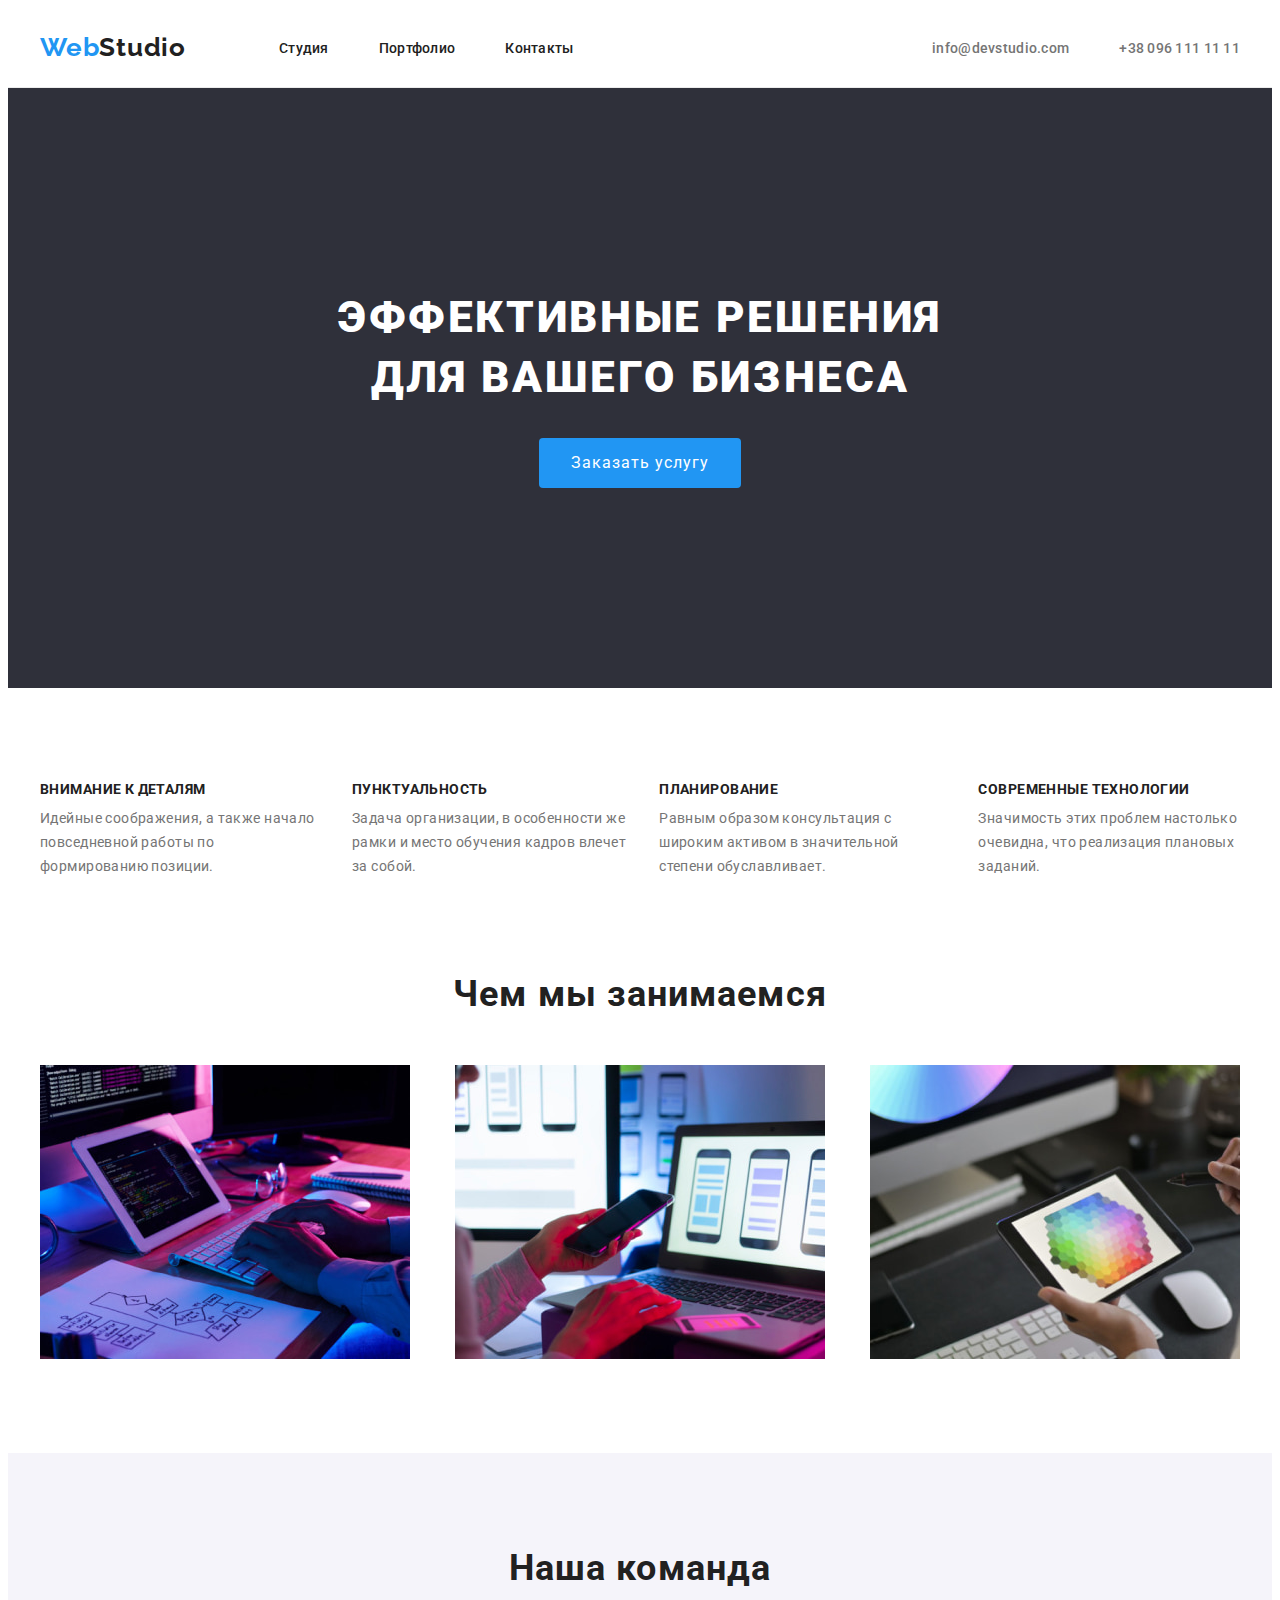
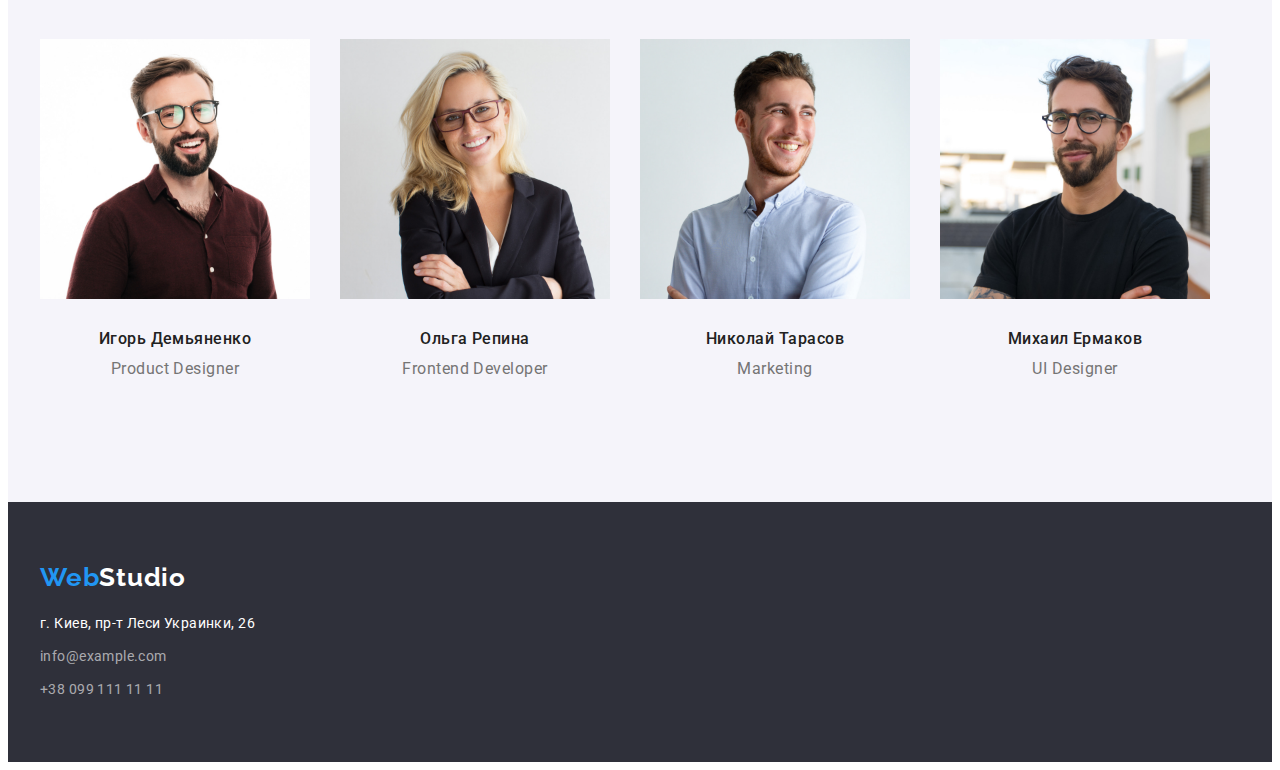
<file: index.html>
<!DOCTYPE html>
<html lang="ru">
<head>
    <meta charset="UTF-8">
    <meta http-equiv="X-UA-Compatible" content="IE=edge">
    <meta name="viewport" content="width=device-width, initial-scale=1.0">
    <title>Студия</title>
    <!-- основные шрифты -->
<link rel="preconnect" href="https://fonts.googleapis.com">
<link rel="preconnect" href="https://fonts.gstatic.com" crossorigin>
<link href="https://fonts.googleapis.com/css2?family=Raleway:wght@700&family=Roboto:wght@400;500;700;900&display=swap"
    rel="stylesheet">
    <!-- стили -->
    <link rel="stylesheet" href="https://cdnjs.cloudflare.com/ajax/libs/modern-normalize/1.1.0/modern-normalize.min.css"
        integrity="sha512-wpPYUAdjBVSE4KJnH1VR1HeZfpl1ub8YT/NKx4PuQ5NmX2tKuGu6U/JRp5y+Y8XG2tV+wKQpNHVUX03MfMFn9Q=="
        crossorigin="anonymous" referrerpolicy="no-referrer" />
    <link rel="stylesheet" href="css/style.css">
</head>
<body>
    <!--inside of header-->
    <header class="header">
        <div class="container header-container">
            <a class="link mainpage-link" href="/" lang="en">
                Web<span class="logostyle-header">Studio</span>
            </a>
         <nav class="navigation">    
            <ul class="navigation-list">
                <!--navigation bar-->
                <li class="navigation-item">
                    <a class="link navigation-link" href="index.html">Студия</a>
                </li>
                <li class="navigation-item">
                    <a class="link navigation-link" href="portfolio.html">Портфолио</a>
                </li>
                <li class="navigation-item">
                    <a class="link navigation-link" href="">Контакты</a>
                </li>
            </ul>
        </nav>   
        
            <ul class="header-contacts">
                   <!--contacts bar-->
                <li class="contacts-item">
                    <a class="link contacts-link" href="mailto:info@devstudio.com">info@devstudio.com</a>
                </li>
                <li class="contacts-item">
                    <a class="link contacts-link" href="tel:+380961111111">+38 096 111 11 11</a>
                </li>
            
            </ul>
            
         </div>                
    </header>
    <main>
        <section class="hero">
            <div class="container">
            <h1 class="hero-title">Эффективные решения <br> для вашего бизнеса</h1>
            <button class="btn hero-button" type="button">Заказать услугу</button>
            </div>
        </section> 
        <!-- our features -->
        <section class="section features"> 
            <div class="container">
            <h2 class="visually-hidden">наши особенности</h2>  
            <ul class="features-list">
                <li class="feature-item">
                    
                    <h3 class="feature-title">Внимание к деталям</h3>
                    <p class="feature-text">Идейные соображения, а также начало повседневной работы по формированию позиции.</p>
                    
                </li>
                <li class="feature-item">
                    
                    <h3 class="feature-title">Пунктуальность</h3>
                    <p class="feature-text">Задача организации, в особенности же рамки и место обучения кадров влечет за собой.</p>
                    
                </li>
                <li class="feature-item">
                    
                    <h3 class="feature-title">Планирование</h3>
                    <p class="feature-text">Равным образом консультация с широким активом в значительной степени обуславливает.</p>
                    
                </li>
                <li class="feature-item">
                    
                    <h3 class="feature-title">Современные технологии</h3>
                    <p class="feature-text">Значимость этих проблем настолько очевидна, что реализация плановых заданий.</p>
                    
                </li>
            </ul>
            </div>
        </section>
        <!-- what we do -->
        <section class="section about">
            <div class="container">
            <h2 class="section-title">Чем мы занимаемся</h2>
            <ul class="about-list">
                <li class="about-item">
                    <a class="link about-link" href="">
                        <img src="images/what-we-do/img1optimized.jpg" alt="человек набирает код" width="370" height="294">
                    </a>
                </li>
                <li class="about-item">
                    <a class="link about-link" href="">
                        <img src="images/what-we-do/img2optimized.jpg" alt="человек разрабатывает дизайн" width="370" height="294">
                    </a>
                </li>               
                <li class="about-item">
                    <a class="about-link" href="">
                        <img src="images/what-we-do/img3optimized.jpg" alt="человек работает с палитрой" width="370" height="294">
                    </a>
                </li>                
            </ul>
            </div>
        </section>
        <!-- our team -->
        <section class="section team">
            <div class="container">
            <h2 class="section-title team-title">Наша команда</h2>
            <ul class="team-list">
                <li class="team-item">
                    <img src="images/personnel/img1optimized.jpg" alt="Фото Игоря Демьяненко" width="270" height="260">
                    <div class="team-context">                    
                    <h3 class="team-name">Игорь Демьяненко</h3>
                    <p class="team-text">Product Designer</p>
                    </div>
                </li>
                <li class="team-item">
                    <img src="images/personnel/img2optimized.jpg" alt="Фото Ольги Репиной" width="270" height="260">
                    <div class="team-context">
                    <h3 class="team-name">Ольга Репина</h3>
                    <p class="team-text">Frontend Developer</p>
                    </div>
                </li>
                <li class="team-item">
                    <img src="images/personnel/img3optimized.jpg" alt="Фото Николая Тарасова" width="270" height="260">
                    <div class="team-context">
                    <h3 class="team-name">Николай Тарасов</h3>
                    <p class="team-text">Marketing</p>
                    </div>
                </li>
                <li class="team-item">
                    <img src="images/personnel/img4optimized.jpg" alt="Фото Михаила Ермакова" width="270" height="260">
                    <div class="team-context">
                    <h3 class="team-name">Михаил Ермаков</h3>
                    <p class="team-text">UI Designer</p>
                    </div>
                </li>
            </ul>
            </div>
        </section>        
    </main>
    <footer class="footer">
        <div class="container">
            <a class="link mainpage-link footer-logo" href="/" lang="en">
                Web<span class="logostyle-footer">Studio</span>
            </a>
            <address class="address">
                <ul class="address-list">
                    <li class="address-item">
                        <a class="link address-map" href="https://google.com.ua/maps">г. Киев, пр-т Леси Украинки, 26</a>
                    </li>
                    <li class="address-item">
                        <a class="link address-link" href="mailto:info@example.com">info@example.com</a>
                    </li>
                    <li class="address-item">
                        <a class="link address-link" href="tel:+380991111111">+38 099 111 11 11</a>
                    </li>
                </ul>                
            </address>
        </div>
    </footer>
</body>
</html>
</file>
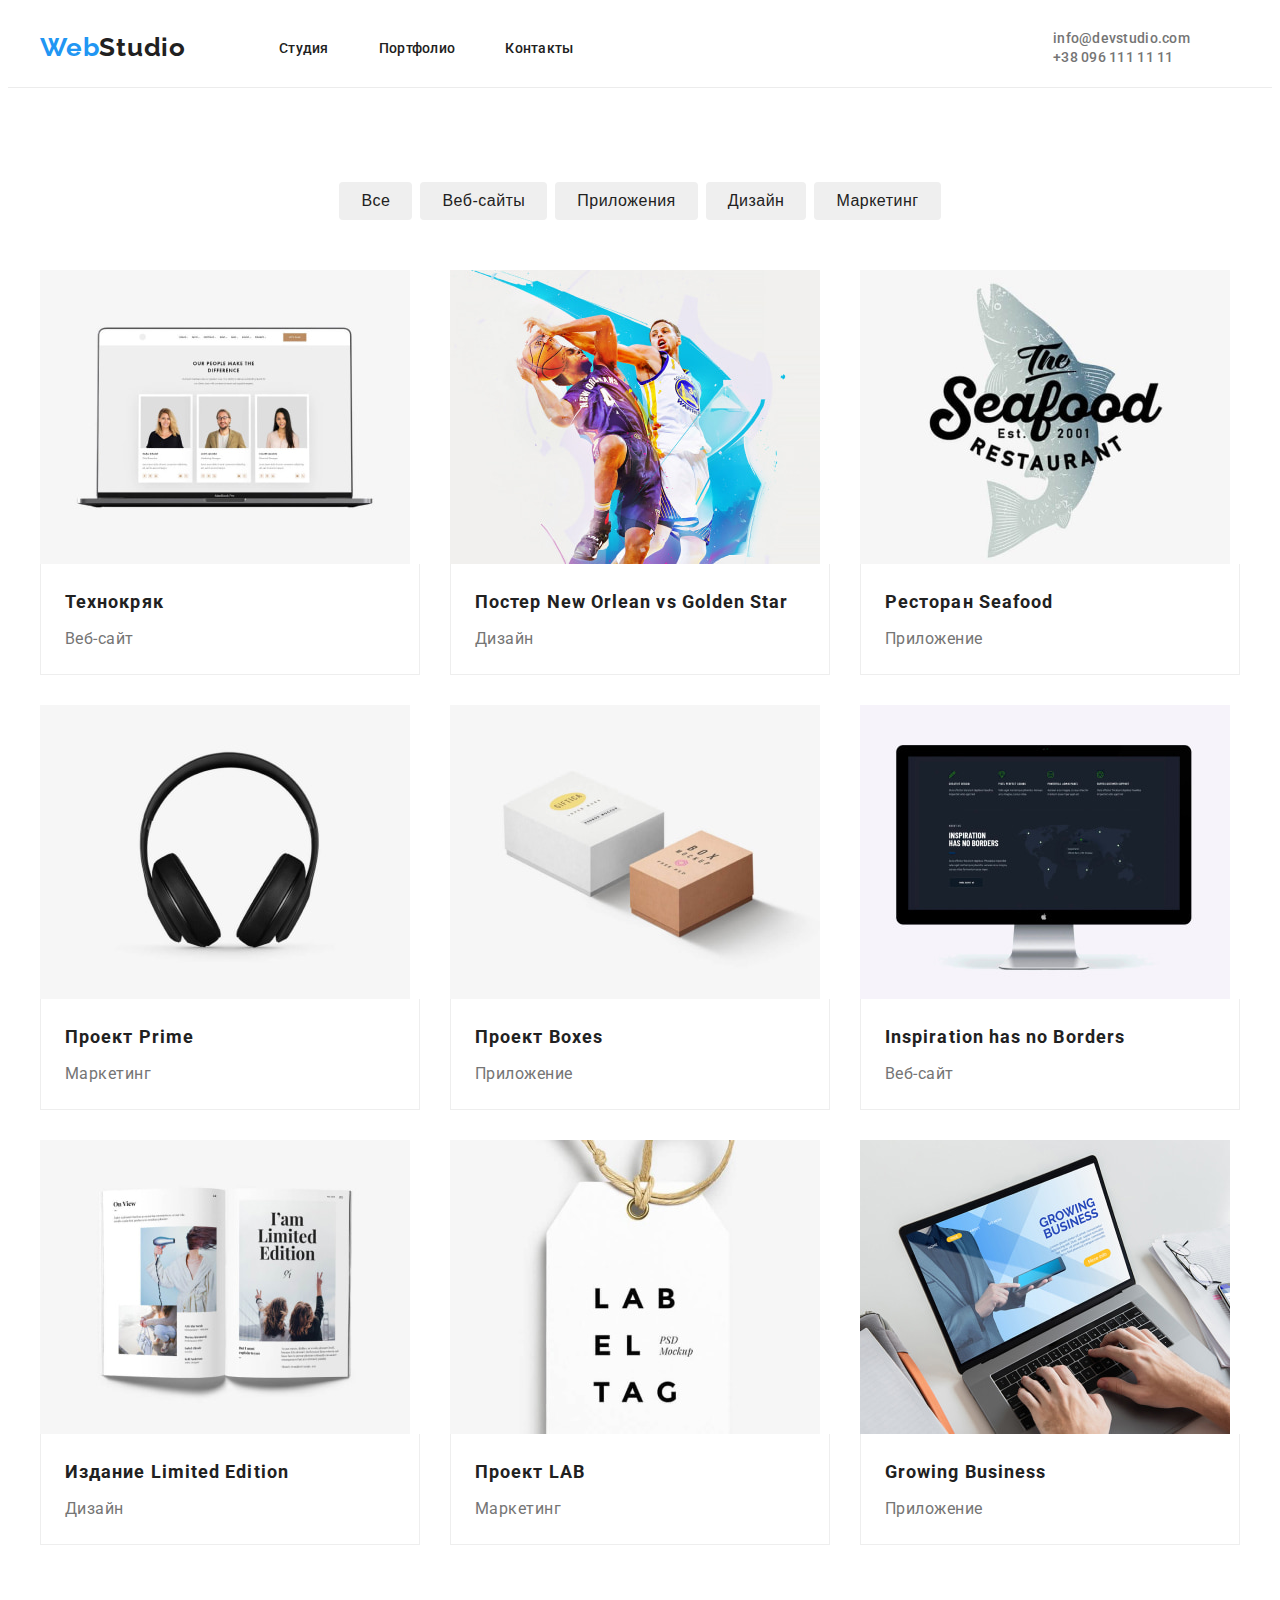
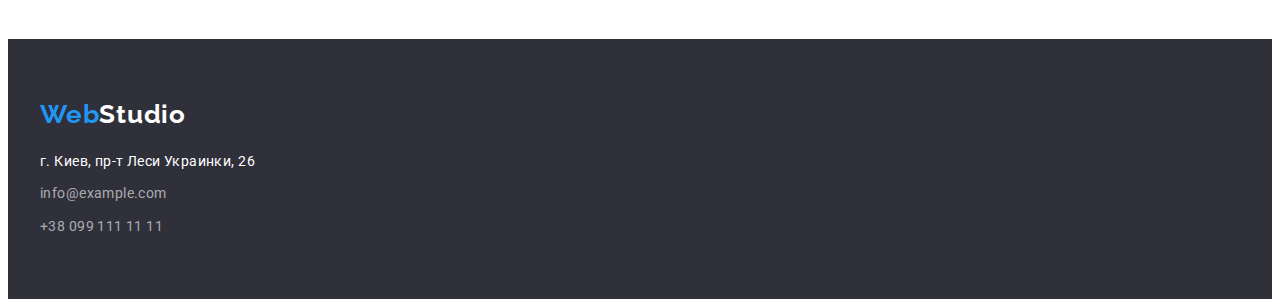
<file: portfolio.html>
<!DOCTYPE html>
    <html lang="ru">
    <head>
        <meta charset="UTF-8">
        <meta http-equiv="X-UA-Compatible" content="IE=edge">
        <meta name="viewport" content="width=device-width, initial-scale=1.0">
        <title>Портфолио</title>
        <!-- основные шрифты -->
        <link rel="preconnect" href="https://fonts.googleapis.com">
        <link rel="preconnect" href="https://fonts.gstatic.com" crossorigin>
        <link href="https://fonts.googleapis.com/css2?family=Raleway:wght@700&family=Roboto:wght@400;500;700;900&display=swap"
            rel="stylesheet">
        <link rel="stylesheet" href="https://cdnjs.cloudflare.com/ajax/libs/modern-normalize/1.1.0/modern-normalize.min.css"
            integrity="sha512-wpPYUAdjBVSE4KJnH1VR1HeZfpl1ub8YT/NKx4PuQ5NmX2tKuGu6U/JRp5y+Y8XG2tV+wKQpNHVUX03MfMFn9Q=="
            crossorigin="anonymous" referrerpolicy="no-referrer" />
            <link rel="stylesheet" href="./css/style.css">
    </head>
    <body>
        <!--inside of header-->
        <header class="header">
            <div class="container header-container">
                <a class="link mainpage-link" href="/" lang="en">
                    Web<span class="logostyle-header">Studio</span>
                </a>
                <nav class="navigation">
                    <ul class="navigation-list">
                        <!--navigation bar-->
                        <li class="navigation-item">
                            <a class="link navigation-link" href="index.html">Студия</a>
                        </li>
                        <li class="navigation-item">
                            <a class="link navigation-link" href="portfolio.html">Портфолио</a>
                        </li>
                        <li class="navigation-item">
                            <a class="link navigation-link" href="">Контакты</a>
                        </li>
                    </ul>
                </nav>
        
                <ul class="header-contacts">
                    <div class="contacts-wrapper">
                        <!--contacts bar-->
                        <li class="contacts-item">
                            <a class="link contacts-link" href="mailto:info@devstudio.com">info@devstudio.com</a>
                        </li>
                        <li class="contacts-item">
                            <a class="link contacts-link" href="tel:+380961111111">+38 096 111 11 11</a>
                        </li>
                    </div>
                </ul>
        
            </div>
        </header>
        <main> 
        <!-- portfolio navigation -->
        <section class="section">
            <div class="container">
            <h1 class="visually-hidden">навигация в портфолио</h1>
            <ul class="portfolio-navigation">
                <li class="list portfolio-list">
                    <button class="btn portfolio-button" type="button" >Все</button>                    
                </li>
                <li class="list portfolio-list">
                    <button class="btn portfolio-button" type="button">Веб-сайты</button>                 
                </li>
                <li class="list portfolio-list">
                    <button class="btn portfolio-button" type="button">Приложения</button>                      
                </li>
                <li class="list portfolio-list">
                    <button class="btn portfolio-button" type="button">Дизайн</button>                    
                </li>
                <li class="list portfolio-list">
                    <button class="btn portfolio-button" type="button">Маркетинг</button>                     
                </li>
            </ul>
                <!-- portfolio -->    
                    
            <ul class="projects-list">
                <li class="projects-item">
                    <a class="projects-link" href="">
                        <img src="./images/portfolio/img1optimized.jpg" alt="фотографии ИТ-специалистов на экране ноутбука" width="370" height="294">
                        <div class="projects-content">
                        <h2 class="project-title">Технокряк</h2>
                        <p class="projects-text">Веб-сайт</p>
                        </div>
                    </a>
                    
                </li>
                <li class="projects-item">
                    <a class="projects-link" href="">
                        <img src="./images/portfolio/img2optimized.jpg" alt="два баскетболиста борются за мяч" width="370" height="294">
                        <div class="projects-content">
                        <h2 class="project-title">Постер <span lang=en>New Orlean vs Golden Star</span></h2>
                        <p class="projects-text">Дизайн</p>
                    </div>
                    </a>
                    
                </li>
                <li class="projects-item">
                    <a class="projects-link" href="">
                        <img src="./images/portfolio/img3optimized.jpg" alt="эмблема ресторана the seafood" width="370" height="294">
                        <div class="projects-content">
                        <h2 class="project-title">Ресторан <span lang=en>Seafood</span></h2>
                        <p class="projects-text">Приложение</p>
                    </div>
                    </a>
                    
                </li>
                <li class="projects-item">
                    <a class="projects-link" href="">
                        <img src="./images/portfolio/img4optimized.jpg" alt="наушники" width="370" height="294">
                        <div class="projects-content">
                        <h2 class="project-title">Проект <span lang=en>Prime</span></h2>
                        <p class="projects-text">Маркетинг</p>
                    </div>
                    </a>
                    
                </li>
                <li class="projects-item">
                    <a class="projects-link" href="">
                        <img src="./images/portfolio/img5optimized.jpg" alt="две коробочки: белая и коричневая" width="370" height="294">
                        <div class="projects-content">
                        <h2 class="project-title">Проект <span lang=en>Boxes</span></h2>
                        <p class="projects-text">Приложение</p>
                    </div>
                    </a>
                    
                </li>
                <li class="projects-item">
                    <a class="projects-link" href="">
                        <img src="./images/portfolio/img6optimized.jpg" alt="монитор компьютера" width="370" height="294">
                        <div class="projects-content">
                        <h2 class="project-title" lang=en>Inspiration has no Borders</h2>
                        <p class="projects-text">Веб-сайт</p>
                    </div>
                    </a>
                    
                </li>
                <li class="projects-item">
                    <a class="projects-link" href="">
                        <img src="./images/portfolio/img7optimized.jpg" alt="раскрытый журнал" width="370" height="294">
                        <div class="projects-content">
                        <h2 class="project-title">Издание <span lang=en>Limited Edition</span></h2>
                        <p class="projects-text">Дизайн</p>
                    </div>
                    </a>
                    
                </li>
                <li class="projects-item">
                    <a class="projects-link" href="">
                        <img src="./images/portfolio/img8optimized.jpg" alt="лейба" width="370" height="294">
                        <div class="projects-content">
                        <h2 class="project-title">Проект <span lang=en>LAB</span></h2>
                        <p class="projects-text">Маркетинг</p>
                    </div>
                    </a>
                    
                </li>
                <li class="projects-item">
                    <a class="projects-link" href="">
                        <img src="./images/portfolio/img9optimized.jpg" alt="руки человека, работающего за ноутбуком" width="370" height="294">
                        <div class="projects-content">
                        <h2 class="project-title" lang=en>Growing Business</h2>
                        <p class="projects-text">Приложение</p>
                    </div>
                    </a>
                    
                </li>
            </ul>
            </div>

        </section>
    </main>
    <footer class="footer">
        <div class="container">
            <a class="link mainpage-link footer-logo" href="index.html" lang="en">
                Web<span class="logostyle-footer">Studio</span>
            </a>
            <address class="address">
                <ul class="address-list">
                    <li class="list address-item">
                        <a class="link address-map" href="https://google.com.ua/maps">г. Киев, пр-т Леси Украинки, 26</a>
                    </li>
                    <li class="list address-item">
                        <a class="link address-link" href="mailto:info@example.com">info@example.com</a>
                    </li>
                    <li class="list address-item">
                        <a class="link address-link" href="tel:+380991111111">+38 099 111 11 11</a>
                    </li>
                </ul>
    
            </address>
        </div>
    </footer>
       
    </body>
    </html>
</file>
<file: css/style.css>
/* common styles */
:root {
  --main-font: 'Roboto', sans-serif;
  --secondary-font: 'Raleway', sans-serif;
  --maintext-color: #212121;
  --othertext-color: #757575;
  --whitetext-color: #ffffff;
  --linkcolor: #2196f3;
}
body {
  font-family: var(--main-font);
  color: var(--othertext-color);
}
img {
  display: block;
  max-width: 100%;
  height: auto;
}
ul {
  margin: 0;
  padding: 0;
  list-style: none;
}
.section-title {
  font-weight: 700;
  font-size: 36px;
  line-height: 1.17;
  letter-spacing: 0.03em;
  color: var(--maintext-color);
}
.container {
  width: 1200px;
  padding-left: 15px;
  padding-right: 15px;
  margin-left: auto;
  margin-right: auto;
}
h1,
h2,
h3,
p {
  margin-top: 0;
  margin-bottom: 0;
}
.section {
  padding-top: 94px;
  padding-bottom: 94px;
}
.visually-hidden {
  position: absolute;
  white-space: nowrap;
  width: 1px;
  height: 1px;
  overflow: hidden;
  border: 0;
  padding: 0;
  clip: rect(0 0 0 0);
  clip-path: inset(50%);
  margin: -1px;
}
/* оформление кнопок и ссыслок */
.link:hover,
.link:focus {
  color: var(--linkcolor);
}

.btn:hover,
.btn:focus {
  color: var(--whitetext-color);
  background-color: var(--linkcolor);
}
.btn {
  cursor: pointer;
  border: none;
  border-radius: 4px;
}
.link {
  text-decoration: none;
  color: var(--maintext-color);
}

/* header */
.header {
  border-bottom: 1px solid #ececec;
}
.header-container {
  display: flex;
  align-items: center;
}
.mainpage-link {
  margin-right: 93px;
  padding-top: 24px;
  padding-bottom: 24px;
}
.logostyle-header {
  color: var(--maintext-color);
}
.mainpage-link {
  font-family: var(--secondary-font);
  font-weight: 700;
  font-size: 26px;
  line-height: 1.19;
  letter-spacing: 0.03em;
  color: var(--linkcolor);
}
.navigation-list {
  display: flex;
  align-items: center;
}
.navigation-item {
  margin-right: 50px;
}
.navigation-item:last-child {
  margin-right: 0;
}
.navigation-link {
  font-weight: 500;
  font-size: 14px;
  line-height: 1.14;
  letter-spacing: 0.02em;
}
.header-contacts {
  margin-left: auto;
  display: flex;
  align-items: center;
}

.contacts-item {
  margin-right: 50px;
}
.contacts-item:last-child {
  margin-right: 0;
}
.contacts-link {
  font-weight: 500;
  font-size: 14px;
  line-height: 1.14;
  letter-spacing: 0.02em;
  color: var(--othertext-color);
}

/* hero section */
.hero {
  background-color: #2f303a;
  padding-top: 200px;
  padding-bottom: 200px;
}

.hero-title {
  font-weight: 900;
  font-size: 44px;
  line-height: 1.36;
  text-align: center;
  letter-spacing: 0.06em;
  text-transform: uppercase;
  color: var(--whitetext-color);
  margin-bottom: 30px;
}
.hero-button {
  padding: 10px 32px;
  font-family: var(--main-font);
  font-size: 16px;
  line-height: 1.87;
  display: flex;
  align-items: center;
  text-align: center;
  letter-spacing: 0.06em;
  color: var(--whitetext-color);
  background-color: var(--linkcolor);
  margin-right: auto;
  margin-left: auto;
}
/* our features section */
.features-list {
  display: flex;
}
.feature-item {
  margin-right: 30px;
}
.feature-item:last-child {
  margin-right: 0;
}
.feature-title {
  font-weight: 700;
  font-size: 14px;
  line-height: 1.14;
  letter-spacing: 0.03em;
  text-transform: uppercase;
  color: var(--maintext-color);
  margin-bottom: 10px;
}
.feature-text {
  font-size: 14px;
  line-height: 1.71;
  letter-spacing: 0.03em;
}
/* what we do section */
.about {
  padding-top: 0;
}
.section-title {
  text-align: center;
  margin-bottom: 50px;
}
.about-list {
  display: flex;
  justify-content: space-between;
}
/* out team section */
.team {
  background-color: #f5f4fa;
}
.team-list {
  display: flex;
  padding: 0;
  margin-top: 0;
  margin-bottom: 0;
}
.team-item {
  margin-right: 30px;
}
.team-item:last-child {
  margin-right: 0;
}
.team-context {
  padding-top: 30px;
  padding-bottom: 30px;
}
.team-name {
  font-weight: 500;
  font-size: 16px;
  line-height: 1.19;
  text-align: center;
  letter-spacing: 0.03em;
  color: var(--maintext-color);
}
.team-text {
  font-size: 16px;
  line-height: 1.19;
  text-align: center;
  letter-spacing: 0.03em;
  margin-top: 10px;
}
/* footer */
.footer {
  background-color: #2f303a;
  padding-top: 60px;
  padding-bottom: 60px;
}
.footer-logo {
  padding: 0;
  margin-right: 0;
}
.logostyle-footer {
  color: var(--whitetext-color);
}
.address {
  margin-top: 20px;
}
.address-map {
  font-size: 14px;
  line-height: 1.71;
  letter-spacing: 0.03em;
  color: var(--whitetext-color);
  font-style: normal;
}
.address-item {
  margin-bottom: 9px;
}
.address-item:last-child {
  margin-bottom: 0;
}
.address-link {
  font-size: 14px;
  line-height: 1.71;
  letter-spacing: 0.03em;
  color: rgba(255, 255, 255, 0.6);
  font-style: normal;
}
/* portfolio page */
/* portfolio navigation section */
.portfolio-navigation {
  display: flex;
  align-items: center;
  justify-content: center;
  margin-bottom: 50px;
}
.portfolio-list {
  margin-right: 8px;
}
.portfolio-list:last-child {
  margin-right: 0;
}
.portfolio-button {
  font-weight: 500;
  font-size: 16px;
  line-height: 1.62;
  /* identical to box height, or 162% */
  text-align: center;
  letter-spacing: 0.03em;
  color: var(--maintext-color);
  padding: 6px 22px;
}
/* portfolio projects */
.projects-list {
  display: flex;
  flex-wrap: wrap;
  margin-left: -30px;
  margin-top: -30px;
}
.projects-item {
  margin-left: 30px;
  margin-top: 30px;
  flex-basis: calc(100% / 3 - 30px);
}

.projects-link {
  text-decoration: none;
}
.projects-content {
  padding: 20px 24px;
  border: 1px solid #eeeeee;
  border-top: none;
}
.project-title {
  font-weight: 700;
  font-style: normal;
  font-size: 18px;
  line-height: 2;
  /* identical to box height, or 200% */
  letter-spacing: 0.06em;
  color: var(--maintext-color);
}
.projects-text {
  font-size: 16px;
  line-height: 1.87;
  /* identical to box height, or 187% */
  letter-spacing: 0.03em;
  color: var(--othertext-color);
  margin-top: 4px;
}
</file>
